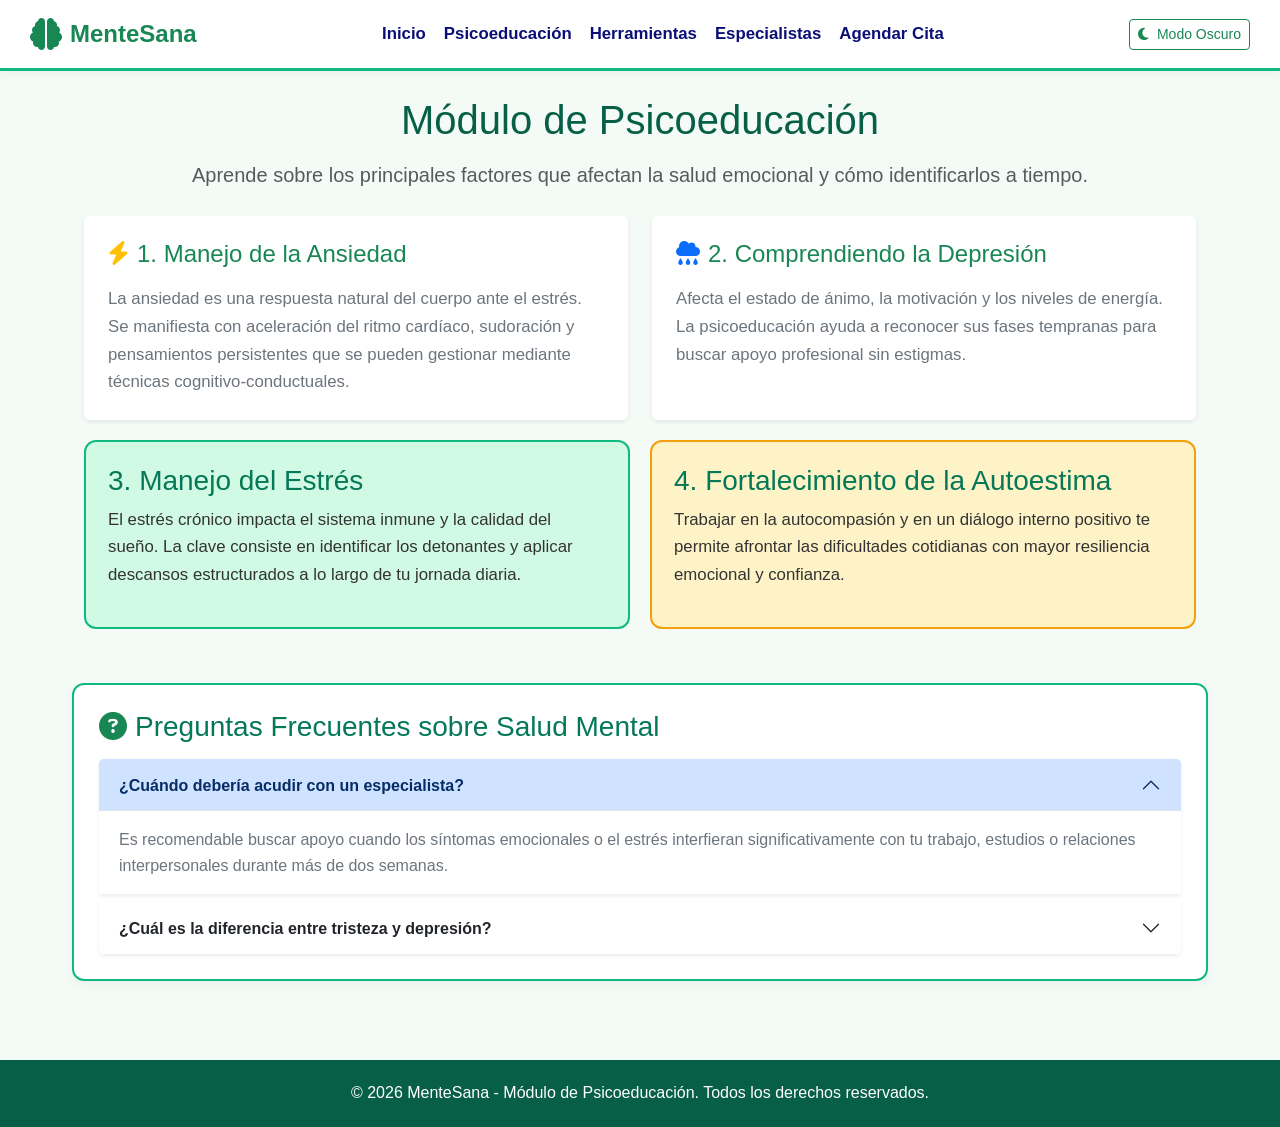
<file: psicoeducacion.html>
<!DOCTYPE html>
<html lang="es">
<head>
    <meta charset="UTF-8">
    <meta name="viewport" content="width=device-width, initial-scale=1.0">
    <title>Psicoeducación - MenteSana</title>
    <link href="https://cdn.jsdelivr.net/npm/bootstrap@5.3.2/dist/css/bootstrap.min.css" rel="stylesheet">
    <link rel="stylesheet" href="https://cdnjs.cloudflare.com/ajax/libs/font-awesome/6.4.2/css/all.min.css">
    <link rel="stylesheet" href="style.css">
</head>
<body>

    <header>
        <div class="logo">
            <a href="index.html" class="d-flex align-items-center gap-2 text-decoration-none">
                <i class="fa-solid fa-brain fs-2 text-success"></i>
                <span class="fs-4 fw-bold text-success">MenteSana</span>
            </a>
        </div>
        <nav>
            <a href="index.html" class="tagmenu">Inicio</a>
            <a href="psicoeducacion.html" class="tagmenu">Psicoeducación</a>
            <a href="herramientas.html" class="tagmenu">Herramientas</a>
            <a href="especialistas.html" class="tagmenu">Especialistas</a>
            <a href="agendar.html" class="tagmenu">Agendar Cita</a>
        </nav>
        <button id="btn_cambio" class="btn btn-outline-success btn-sm"><i class="fa-solid fa-moon me-1"></i> Modo Oscuro</button>
    </header>

    <main>
        <div class="text-center mb-4">
            <h1>Módulo de Psicoeducación</h1>
            <p class="text-muted fs-5">Aprende sobre los principales factores que afectan la salud emocional y cómo identificarlos a tiempo.</p>
        </div>

        <!-- Tarjetas principales de información -->
        <div class="row g-4 mb-4">
            <div class="col-md-6">
                <div class="card h-100 shadow-sm border-0 bg-white">
                    <div class="card-body p-4">
                        <h2 class="card-title h4 text-success mb-3"><i class="fa-solid fa-bolt me-2 text-warning"></i>1. Manejo de la Ansiedad</h2>
                        <p class="card-text text-secondary">La ansiedad es una respuesta natural del cuerpo ante el estrés. Se manifiesta con aceleración del ritmo cardíaco, sudoración y pensamientos persistentes que se pueden gestionar mediante técnicas cognitivo-conductuales.</p>
                    </div>
                </div>
            </div>
            <div class="col-md-6">
                <div class="card h-100 shadow-sm border-0 bg-white">
                    <div class="card-body p-4">
                        <h2 class="card-title h4 text-success mb-3"><i class="fa-solid fa-cloud-rain me-2 text-primary"></i>2. Comprendiendo la Depresión</h2>
                        <p class="card-text text-secondary">Afecta el estado de ánimo, la motivación y los niveles de energía. La psicoeducación ayuda a reconocer sus fases tempranas para buscar apoyo profesional sin estigmas.</p>
                    </div>
                </div>
            </div>
            <div class="flex">
            <div class="leftdiv">
                <h2>3. Manejo del Estrés</h2>
                <p>El estrés crónico impacta el sistema inmune y la calidad del sueño. La clave consiste en identificar los detonantes y aplicar descansos estructurados a lo largo de tu jornada diaria.</p>
            </div>
            <div class="rightdiv">
                <h2>4. Fortalecimiento de la Autoestima</h2>
                <p>Trabajar en la autocompasión y en un diálogo interno positivo te permite afrontar las dificultades cotidianas con mayor resiliencia emocional y confianza.</p>
            </div>
        </div>

        <div class="divcambio">
            <h2 class="mb-3"><i class="fa-solid fa-circle-question me-2 text-success"></i>Preguntas Frecuentes sobre Salud Mental</h2>
            <div class="accordion" id="accordionMental">
                <div class="accordion-item border-0 mb-2 shadow-sm">
                    <h3 class="accordion-header">
                        <button class="accordion-button fw-bold" type="button" data-bs-toggle="collapse" data-bs-target="#collapseOne">
                            ¿Cuándo debería acudir con un especialista?
                        </button>
                    </h3>
                    <div id="collapseOne" class="accordion-collapse collapse show" data-bs-parent="#accordionMental">
                        <div class="accordion-body text-secondary">
                            Es recomendable buscar apoyo cuando los síntomas emocionales o el estrés interfieran significativamente con tu trabajo, estudios o relaciones interpersonales durante más de dos semanas.
                        </div>
                    </div>
                </div>
                <div class="accordion-item border-0 shadow-sm">
                    <h3 class="accordion-header">
                        <button class="accordion-button collapsed fw-bold" type="button" data-bs-toggle="collapse" data-bs-target="#collapseTwo">
                            ¿Cuál es la diferencia entre tristeza y depresión?
                        </button>
                    </h3>
                    <div id="collapseTwo" class="accordion-collapse collapse" data-bs-parent="#accordionMental">
                        <div class="accordion-body text-secondary">
                            La tristeza es una emoción pasajera vinculada a una causa específica; la depresión es una condición prolongada que afecta el funcionamiento general y requiere atención profesional.
                        </div>
                    </div>
                </div>
            </div>
        </div>
            
        </div>
    </main>

    <footer>
        <p>&copy; 2026 MenteSana - Módulo de Psicoeducación. Todos los derechos reservados.</p>
    </footer>

    <script src="https://cdn.jsdelivr.net/npm/bootstrap@5.3.2/dist/js/bootstrap.bundle.min.js"></script>
    <script src="script.js"></script>
</body>
</html>
</file>
<file: style.css>
*, *::before, *::after {
    box-sizing: border-box;
}

html, body {
    width: 100%;
    min-height: 100vh;
    margin: 0;
    padding: 0;
    overflow-x: hidden;
    font-size: 16px;
}

body {
    display: flex;
    flex-direction: column;
    min-height: 100vh;
    background-color: #f4fbf7;
    font-family: Arial, sans-serif;
    color: #333333;
    line-height: 1.6;
    transition: background-color 0.3s ease, color 0.3s ease;
}

header {
    background-color: #ffffff;
    padding: 15px 30px;
    border-bottom: 3px solid #10b981;
    display: flex;
    flex-wrap: wrap;
    justify-content: space-between;
    align-items: center;
    gap: 15px;
    width: 100%;
    box-shadow: 0 2px 10px rgba(0, 0, 0, 0.05);
}

.logo-container {
    display: flex;
    align-items: center;
    gap: 10px;
}

header img.imglogo {
    height: 48px;
    width: auto;
    object-fit: contain;
}

nav {
    display: flex;
    flex-wrap: wrap;
    align-items: center;
    justify-content: center;
    gap: 18px;
}

.tagmenu {
    color: #0a0f77;
    font-size: 1.05rem;
    font-weight: bold;
    text-decoration: none;
    white-space: nowrap;
    transition: color 0.2s ease;
}

.tagmenu:hover {
    color: #e207d0;
    text-decoration: underline wavy;
}

main {
    flex: 1;
    padding: 25px 20px;
    width: 90%;
    max-width: 1280px;
    margin: 0 auto;
}

h1 {
    font-family: 'Trebuchet MS', 'Lucida Sans', sans-serif;
    font-size: clamp(1.8rem, 4vw, 2.5rem);
    color: #065f46;
    margin-bottom: 15px;
    word-break: break-word;
}

h2 {
    font-size: clamp(1.3rem, 3vw, 1.75rem);
    color: #047857;
    margin-top: 0;
    word-break: break-word;
}

p {
    font-size: 1.05rem;
    line-height: 1.65;
    word-break: break-word;
}

a {
    color: #047857;
    font-weight: bold;
    text-decoration: none;
}

a:hover {
    text-decoration: underline;
}
.card-img-top,
.imgclass {
    width: 100% !important;
    height: 260px !important;
    object-fit: cover !important;
    object-position: center top !important;
    border-top-left-radius: 12px;
    border-top-right-radius: 12px;
}

.flex {
    margin-top: 20px;
    display: flex;
    flex-wrap: wrap;
    justify-content: space-between;
    margin-bottom: 30px;
    gap: 20px;
    width: 100%;
}

.leftdiv, .rightdiv {
    flex: 1 1 calc(50% - 10px);
    min-width: 280px;
    background-color: #d1fae5;
    border: 2px solid #10b981;
    padding: 22px;
    border-radius: 12px;
}

.rightdiv {
    background-color: #fef3c7;
    border-color: #f59e0b;
}

.padre_1, .padre {
    display: flex;
    flex-wrap: wrap;
    justify-content: space-between;
    gap: 20px;
    margin-bottom: 30px;
    width: 100%;
}

.hijo {
    flex: 1 1 calc(50% - 10px);
    min-width: 280px;
    background-color: #e6f4ea;
    padding: 1.8rem;
    border: 2px solid #10b981;
    border-bottom-left-radius: 30px;
    border-bottom-right-radius: 5px;
    border-top-left-radius: 15px;
    border-top-right-radius: 0px;
    transition: transform 0.2s ease, background-color 0.2s ease;
}

.hijo img {
    height: 12rem;
    width: 100%;
    object-fit: cover;
    border-radius: 8px;
    margin-bottom: 15px;
}

.hijo:hover {
    background-color: #10b981;
    color: #ffffff;
    transform: translateY(-3px);
}

.hijo:hover h2, .hijo:hover p {
    color: #ffffff !important;
}

.btnmagia {
    cursor: pointer;
    padding: 12px 22px;
    font-size: 1.05rem;
    border: 2px solid #065f46;
    background-color: #10b981;
    color: #ffffff;
    font-weight: bold;
    border-radius: 8px;
    display: inline-block;
    margin: 15px 0;
}

.btnmagia:hover {
    background-color: #065f46;
}

.divcambio {
    padding: 25px;
    background-color: #ffffff;
    border: 2px solid #10b981;
    border-radius: 12px;
    margin-bottom: 30px;
    box-shadow: 0 4px 10px rgba(0,0,0,0.04);
}

.desaparecer, .Desaparecer {
    width: 100%;
    max-height: 320px;
    object-fit: cover;
    border-radius: 8px;
    margin-bottom: 15px;
}

.padre_nuevo {
    display: flex;
    flex-wrap: wrap;
    justify-content: center;
    gap: 10px;
    border: 2px solid #0cd5ef;
    width: 100%;
    margin: 2rem auto;
    padding: 1rem;
    border-radius: 12px;
    background-color: #ffffff;
}

.divhijo {
    flex: 1 1 12%;
    min-width: 60px;
    height: 3.5rem;
    border-radius: 8px;
}

.rojo { background-color: #ef4444; }
.verde { background-color: #22c55e; }
.azul { background-color: #3b82f6; }
.amarillo { background-color: #eab308; }
.morado { background-color: #a855f7; }
.negro { background-color: #1e293b; }
.naranja { background-color: #f97316; }

footer {
    background-color: #065f46;
    padding: 20px 15px;
    text-align: center;
    color: #ffffff;
    width: 100%;
    margin-top: auto;
}

footer p {
    color: #ffffff;
    margin: 0;
    font-size: 1rem;
}

/* REGLETA CORREGIDA MODO OSCURO */
body.modo_oscuro,
body.modo_oscuro main,
body.modo_oscuro .card,
body.modo_oscuro .divcambio,
body.modo_oscuro .leftdiv,
body.modo_oscuro .rightdiv,
body.modo_oscuro .hijo,
body.modo_oscuro .padre_nuevo,
body.modo_oscuro .bg-white,
body.modo_oscuro .bg-light,
body.modo_oscuro .accordion-item,
body.modo_oscuro .accordion-button {
    background-color: #0f172a !important;
    color: #f8fafc !important;
    border-color: #334155 !important;
}

body.modo_oscuro header {
    background-color: #1e293b !important;
    border-bottom-color: #38bdf8 !important;
}

body.modo_oscuro h1, body.modo_oscuro h2, body.modo_oscuro h3, 
body.modo_oscuro h4, body.modo_oscuro h5, body.modo_oscuro h6,
body.modo_oscuro p, body.modo_oscuro span, body.modo_oscuro div, 
body.modo_oscuro label, body.modo_oscuro .text-muted, 
body.modo_oscuro .text-secondary, body.modo_oscuro .card-title, 
body.modo_oscuro .card-text {
    color: #f8fafc !important;
}

body.modo_oscuro .tagmenu {
    color: #38bdf8 !important;
}

body.modo_oscuro iframe {
    filter: grayscale(20%) invert(90%);
}

@media (max-width: 992px) {
    main {
        width: 95%;
        padding: 20px 15px;
    }
}

@media (max-width: 768px) {
    header {
        flex-direction: column;
        text-align: center;
        justify-content: center;
        padding: 15px 10px;
    }

    nav {
        flex-direction: row;
        flex-wrap: wrap;
        justify-content: center;
        gap: 12px;
        width: 100%;
    }

    .tagmenu {
        font-size: 1rem;
    }

    .leftdiv, .rightdiv, .hijo {
        flex: 1 1 100%;
        width: 100%;
        padding: 1.2rem;
    }

    .divhijo {
        flex: 1 1 28%;
    }
}

@media (max-width: 480px) {
    nav {
        gap: 8px;
    }

    .tagmenu {
        font-size: 0.9rem;
    }

    .btnmagia {
        width: 100%;
        text-align: center;
    }
}
</file>
